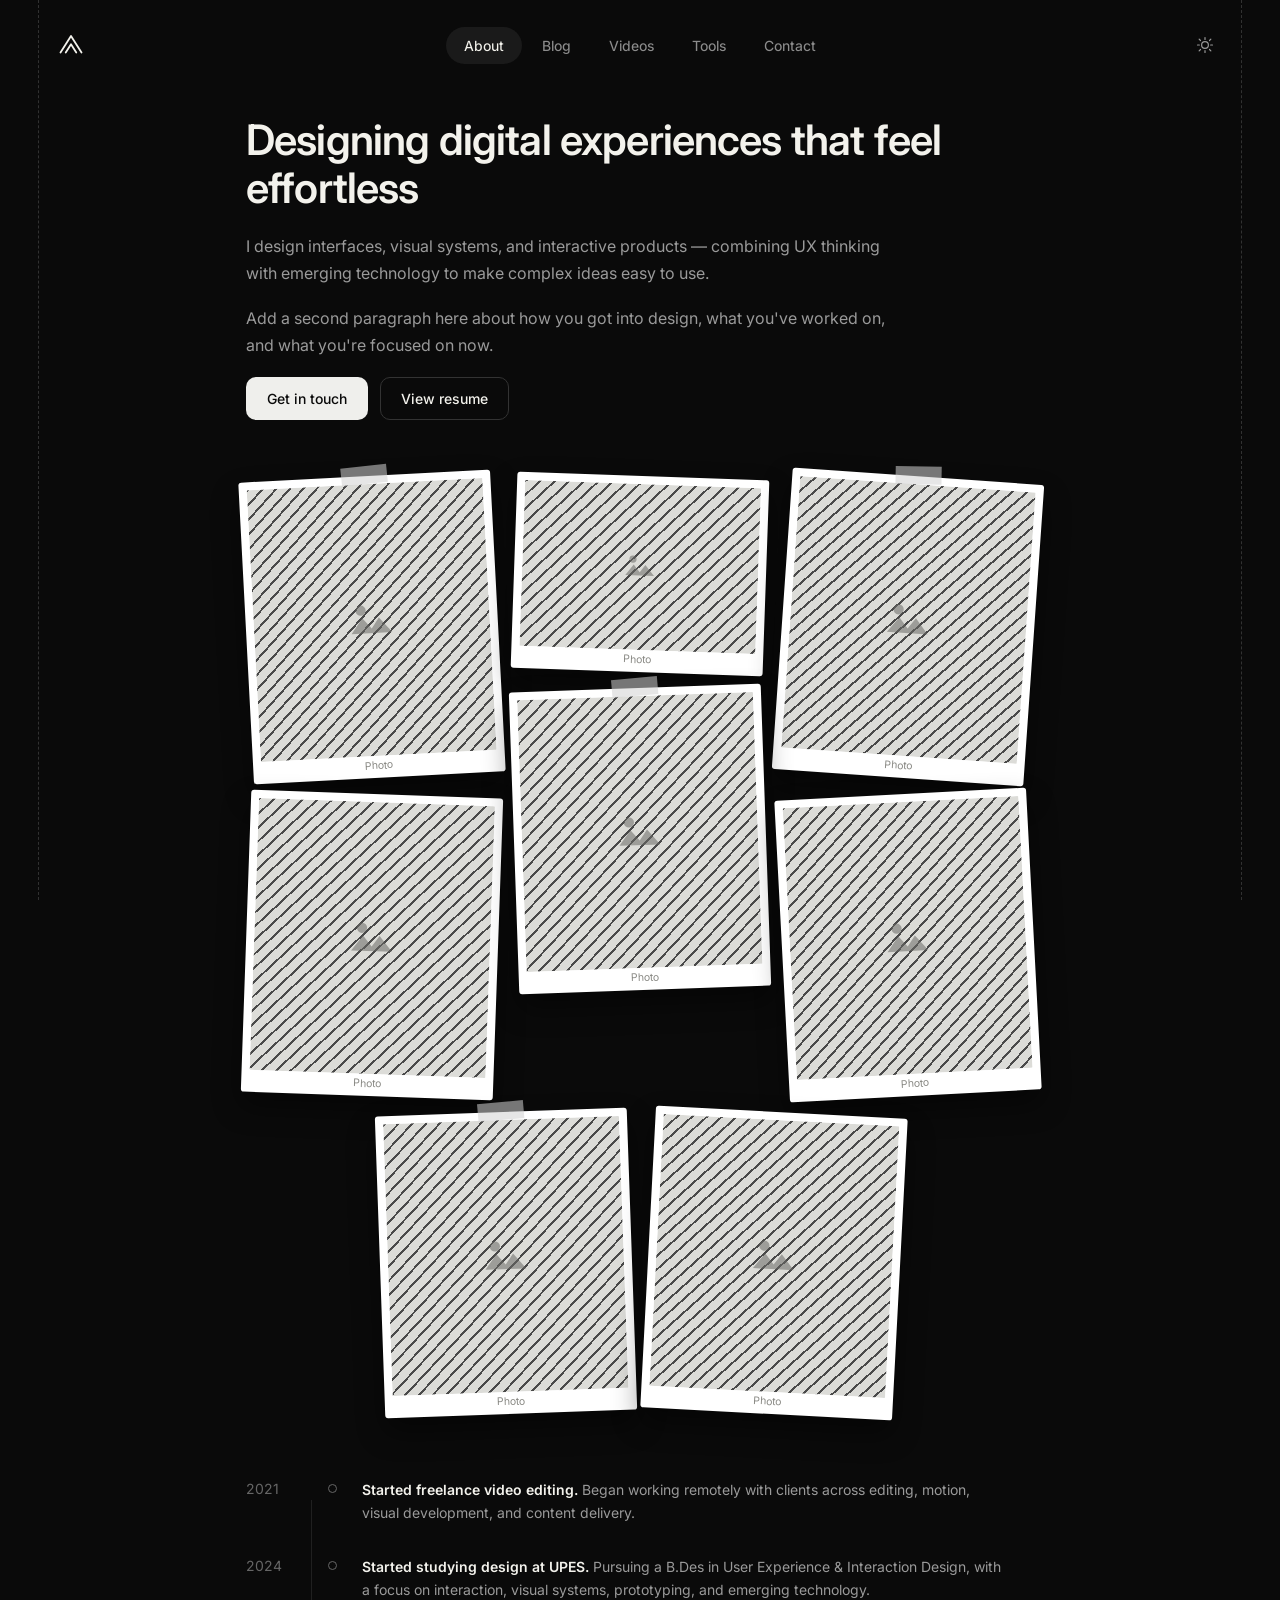
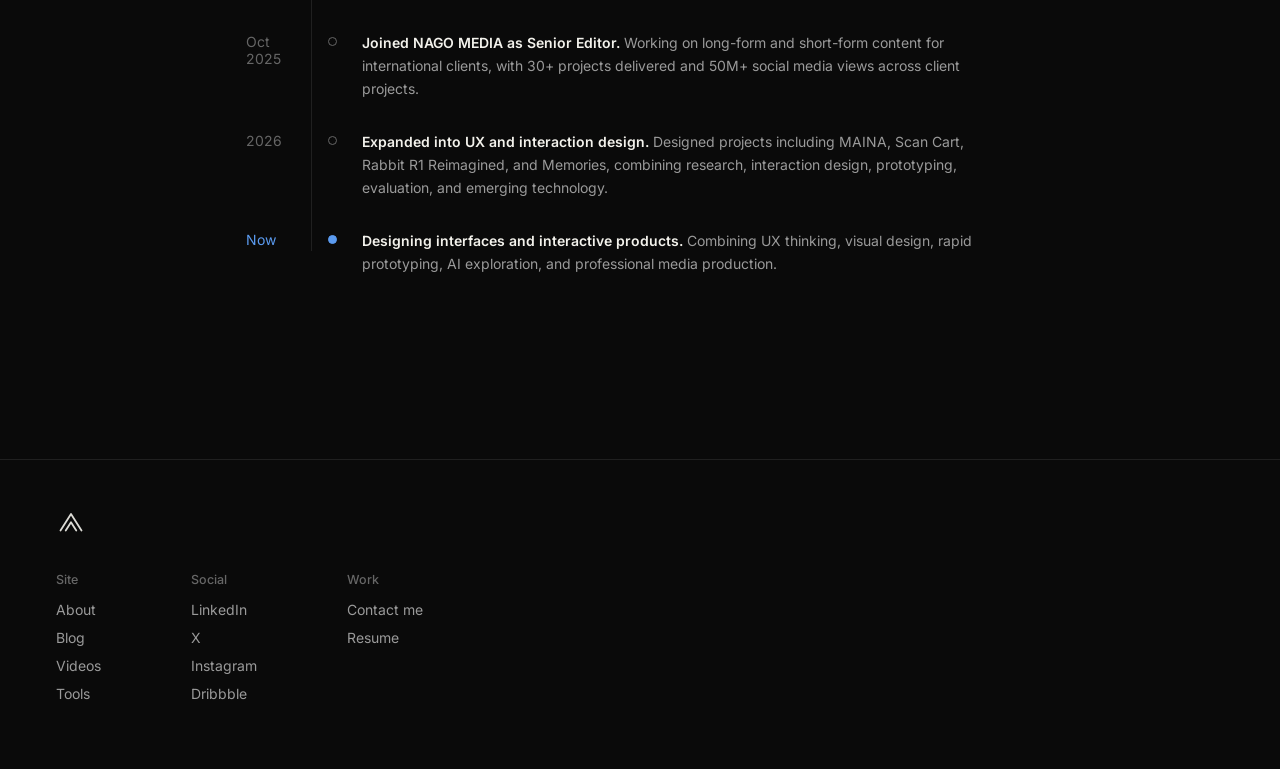
<file: index.html>
<!doctype html>
<html lang="en">
<head>
<meta charset="UTF-8">
<meta name="viewport" content="width=device-width,initial-scale=1">
<title>About | Arnav Kala</title>
<meta name="description" content="Interaction designer building digital experiences.">
<link rel="icon" href="favicon.svg" type="image/svg+xml">
<link rel="preconnect" href="https://fonts.googleapis.com">
<link rel="preconnect" href="https://fonts.gstatic.com" crossorigin>
<link href="https://fonts.googleapis.com/css2?family=Inter:wght@400;450;500;600;700&display=swap" rel="stylesheet">
<link rel="stylesheet" href="styles.css">
<script>
  document.documentElement.setAttribute('data-theme', localStorage.getItem('theme') || 'dark');
</script>
</head>
<body data-page="about">
<div class="frame-line left"></div>
<div class="frame-line right"></div>
<header class="site-header">
  <a href="index.html" class="brand" aria-label="Arnav Kala — home">
    <svg viewBox="0 0 40 40" fill="none" xmlns="http://www.w3.org/2000/svg">
      <path d="M6 30 L20 8 L34 30 M13 30 L20 19 L27 30" stroke="currentColor" stroke-width="2.4" stroke-linecap="round" stroke-linejoin="round" style="color:var(--text-primary)"/>
    </svg>
  </a>
  <nav class="main-nav" id="main-nav">
    <a href="index.html" data-nav="about">About</a>
    <a href="blog.html" data-nav="blog">Blog</a>
    <a href="videos.html" data-nav="videos">Videos</a>
    <a href="tools.html" data-nav="tools">Tools</a>
    <a href="contact.html" data-nav="contact">Contact</a>
  </nav>
  <div class="header-actions">
    <button class="nav-toggle" id="nav-toggle" aria-label="Toggle menu">
      <svg viewBox="0 0 24 24" fill="none" xmlns="http://www.w3.org/2000/svg" width="20" height="20"><path d="M3 6h18M3 12h18M3 18h18" stroke="currentColor" stroke-width="1.8" stroke-linecap="round"/></svg>
    </button>
    <button class="theme-toggle" id="theme-toggle" aria-label="Toggle theme">
      <svg viewBox="0 0 24 24" fill="none" xmlns="http://www.w3.org/2000/svg"><circle cx="12" cy="12" r="4.5" stroke="currentColor" stroke-width="1.6"/><path d="M12 2v2.5M12 19.5V22M4.2 4.2l1.8 1.8M18 18l1.8 1.8M2 12h2.5M19.5 12H22M4.2 19.8L6 18M18 6l1.8-1.8" stroke="currentColor" stroke-width="1.6" stroke-linecap="round"/></svg>
    </button>
  </div>
</header>
<main>
  <div class="container">
    <h1 class="page-title">Designing digital experiences that feel effortless</h1>
    <p class="lede">I design interfaces, visual systems, and interactive products — combining UX thinking with emerging technology to make complex ideas easy to use.</p>
    <p class="lede"><!-- Replace with your own story --> Add a second paragraph here about how you got into design, what you've worked on, and what you're focused on now.</p>
    <div class="actions">
      <a class="btn btn-primary" href="contact.html">Get in touch</a>
      <a class="btn btn-secondary" href="resume.html">View resume</a>
    </div>

    <div class="collage">
      <div class="frame f1 tape"><div class="ph"><svg viewBox="0 0 24 24" fill="none"><path d="M4 17l4.5-6 3.5 4.2L15 11l5 6H4z" fill="currentColor"/><circle cx="8" cy="8" r="2" fill="currentColor"/></svg></div><div class="cap">Photo</div></div>
      <div class="frame f2"><div class="ph"><svg viewBox="0 0 24 24" fill="none"><path d="M4 17l4.5-6 3.5 4.2L15 11l5 6H4z" fill="currentColor"/><circle cx="8" cy="8" r="2" fill="currentColor"/></svg></div><div class="cap">Photo</div></div>
      <div class="frame f3 tape"><div class="ph"><svg viewBox="0 0 24 24" fill="none"><path d="M4 17l4.5-6 3.5 4.2L15 11l5 6H4z" fill="currentColor"/><circle cx="8" cy="8" r="2" fill="currentColor"/></svg></div><div class="cap">Photo</div></div>
      <div class="frame f4"><div class="ph"><svg viewBox="0 0 24 24" fill="none"><path d="M4 17l4.5-6 3.5 4.2L15 11l5 6H4z" fill="currentColor"/><circle cx="8" cy="8" r="2" fill="currentColor"/></svg></div><div class="cap">Photo</div></div>
      <div class="frame f5 tape"><div class="ph"><svg viewBox="0 0 24 24" fill="none"><path d="M4 17l4.5-6 3.5 4.2L15 11l5 6H4z" fill="currentColor"/><circle cx="8" cy="8" r="2" fill="currentColor"/></svg></div><div class="cap">Photo</div></div>
      <div class="frame f6"><div class="ph"><svg viewBox="0 0 24 24" fill="none"><path d="M4 17l4.5-6 3.5 4.2L15 11l5 6H4z" fill="currentColor"/><circle cx="8" cy="8" r="2" fill="currentColor"/></svg></div><div class="cap">Photo</div></div>
      <div class="frame f7 tape"><div class="ph"><svg viewBox="0 0 24 24" fill="none"><path d="M4 17l4.5-6 3.5 4.2L15 11l5 6H4z" fill="currentColor"/><circle cx="8" cy="8" r="2" fill="currentColor"/></svg></div><div class="cap">Photo</div></div>
      <div class="frame f8"><div class="ph"><svg viewBox="0 0 24 24" fill="none"><path d="M4 17l4.5-6 3.5 4.2L15 11l5 6H4z" fill="currentColor"/><circle cx="8" cy="8" r="2" fill="currentColor"/></svg></div><div class="cap">Photo</div></div>
    </div>

    <div class="timeline">
      <div class="t-row"><div class="t-year">2021</div><div class="t-dot-col"><div class="t-dot"></div></div><div class="t-body"><strong>Started freelance video editing.</strong> Began working remotely with clients across editing, motion, visual development, and content delivery.</div></div>
      <div class="t-row"><div class="t-year">2024</div><div class="t-dot-col"><div class="t-dot"></div></div><div class="t-body"><strong>Started studying design at UPES.</strong> Pursuing a B.Des in User Experience &amp; Interaction Design, with a focus on interaction, visual systems, prototyping, and emerging technology.</div></div>
      <div class="t-row"><div class="t-year">Oct 2025</div><div class="t-dot-col"><div class="t-dot"></div></div><div class="t-body"><strong>Joined NAGO MEDIA as Senior Editor.</strong> Working on long-form and short-form content for international clients, with 30+ projects delivered and 50M+ social media views across client projects.</div></div>
      <div class="t-row"><div class="t-year">2026</div><div class="t-dot-col"><div class="t-dot"></div></div><div class="t-body"><strong>Expanded into UX and interaction design.</strong> Designed projects including MAINA, Scan Cart, Rabbit R1 Reimagined, and Memories, combining research, interaction design, prototyping, evaluation, and emerging technology.</div></div>
      <div class="t-row now"><div class="t-year">Now</div><div class="t-dot-col"><div class="t-dot"></div></div><div class="t-body"><strong>Designing interfaces and interactive products.</strong> Combining UX thinking, visual design, rapid prototyping, AI exploration, and professional media production.</div></div>
    </div>
  </div>
</main>
<footer class="site-footer">
  <div class="brand" aria-hidden="true"><svg viewBox="0 0 40 40" width="26" height="26" fill="none" xmlns="http://www.w3.org/2000/svg"><path d="M6 30 L20 8 L34 30 M13 30 L20 19 L27 30" stroke="currentColor" stroke-width="2.4" stroke-linecap="round" stroke-linejoin="round" style="color:var(--text-primary)"/></svg></div>
  <div class="footer-cols">
    <div class="footer-col"><h4>Site</h4><a href="index.html">About</a><a href="blog.html">Blog</a><a href="videos.html">Videos</a><a href="tools.html">Tools</a></div>
    <div class="footer-col"><h4>Social</h4><a href="https://linkedin.com/in/arnavify">LinkedIn</a><a href="#" data-placeholder="x">X</a><a href="https://instagram.com/arnavify">Instagram</a><a href="#" data-placeholder="dribbble">Dribbble</a></div>
    <div class="footer-col"><h4>Work</h4><a href="contact.html">Contact me</a><a href="resume.html">Resume</a></div>
  </div>
</footer>
<script src="script.js"></script>
<script>
  document.querySelectorAll('.main-nav a[data-nav]').forEach(function (a) {
    if (a.getAttribute('data-nav') === document.body.getAttribute('data-page')) a.classList.add('active');
  });
</script>
</body>
</html>
</file>
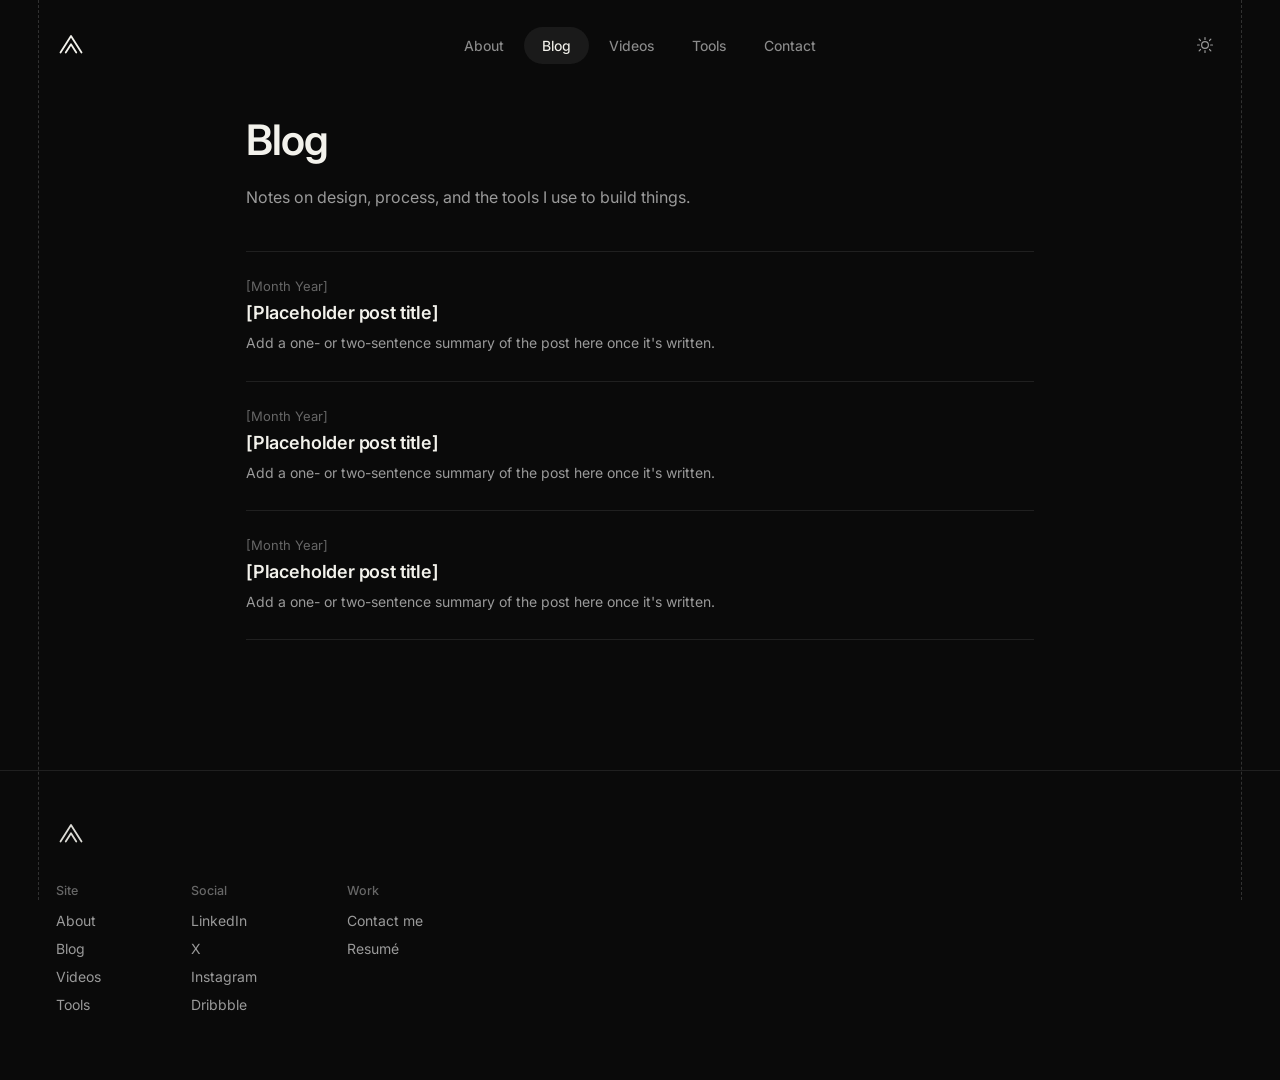
<file: blog.html>
<!doctype html>
<html lang="en">
<head>
<meta charset="UTF-8">
<meta name="viewport" content="width=device-width,initial-scale=1">
<title>Blog | Arnav Kala</title>
<meta name="description" content="Notes on design, process, and tools.">
<link rel="icon" href="favicon.svg" type="image/svg+xml">
<link rel="preconnect" href="https://fonts.googleapis.com">
<link rel="preconnect" href="https://fonts.gstatic.com" crossorigin>
<link href="https://fonts.googleapis.com/css2?family=Inter:wght@400;450;500;600;700&display=swap" rel="stylesheet">
<link rel="stylesheet" href="styles.css">
<script>
  // set theme before paint to avoid flash
  document.documentElement.setAttribute('data-theme', localStorage.getItem('theme') || 'dark');
</script>
</head>
<body data-page="blog">
<div class="frame-line left"></div>
<div class="frame-line right"></div>
<header class="site-header">
  <a href="index.html" class="brand" aria-label="Arnav Kala — home">
    <svg viewBox="0 0 40 40" fill="none" xmlns="http://www.w3.org/2000/svg">
      <path d="M6 30 L20 8 L34 30 M13 30 L20 19 L27 30" stroke="currentColor" stroke-width="2.4" stroke-linecap="round" stroke-linejoin="round" style="color:var(--text-primary)"/>
    </svg>
  </a>
  <nav class="main-nav" id="main-nav">
    <a href="index.html" data-nav="about">About</a>
    <a href="blog.html" data-nav="blog">Blog</a>
    <a href="videos.html" data-nav="videos">Videos</a>
    <a href="tools.html" data-nav="tools">Tools</a>
    <a href="contact.html" data-nav="contact">Contact</a>
  </nav>
  <div class="header-actions">
    <button class="nav-toggle" id="nav-toggle" aria-label="Toggle menu">
      <svg viewBox="0 0 24 24" fill="none" xmlns="http://www.w3.org/2000/svg" width="20" height="20"><path d="M3 6h18M3 12h18M3 18h18" stroke="currentColor" stroke-width="1.8" stroke-linecap="round"/></svg>
    </button>
    <button class="theme-toggle" id="theme-toggle" aria-label="Toggle theme">
      <svg viewBox="0 0 24 24" fill="none" xmlns="http://www.w3.org/2000/svg"><circle cx="12" cy="12" r="4.5" stroke="currentColor" stroke-width="1.6"/><path d="M12 2v2.5M12 19.5V22M4.2 4.2l1.8 1.8M18 18l1.8 1.8M2 12h2.5M19.5 12H22M4.2 19.8L6 18M18 6l1.8-1.8" stroke="currentColor" stroke-width="1.6" stroke-linecap="round"/></svg>
    </button>
  </div>
</header>
<main>
  <div class="container">
    <h1 class="page-title">Blog</h1>
    <p class="lede">Notes on design, process, and the tools I use to build things.</p>

    <div class="post-list">
      <a class="post-row" href="#" data-placeholder="post-1">
        <div class="post-date">[Month Year]</div>
        <div class="post-title">[Placeholder post title]</div>
        <p class="post-excerpt">Add a one- or two-sentence summary of the post here once it's written.</p>
      </a>
      <a class="post-row" href="#" data-placeholder="post-2">
        <div class="post-date">[Month Year]</div>
        <div class="post-title">[Placeholder post title]</div>
        <p class="post-excerpt">Add a one- or two-sentence summary of the post here once it's written.</p>
      </a>
      <a class="post-row" href="#" data-placeholder="post-3">
        <div class="post-date">[Month Year]</div>
        <div class="post-title">[Placeholder post title]</div>
        <p class="post-excerpt">Add a one- or two-sentence summary of the post here once it's written.</p>
      </a>
    </div>
  </div>
</main>
<footer class="site-footer">
  <div class="brand" aria-hidden="true">
    <svg viewBox="0 0 40 40" width="26" height="26" fill="none" xmlns="http://www.w3.org/2000/svg">
      <path d="M6 30 L20 8 L34 30 M13 30 L20 19 L27 30" stroke="currentColor" stroke-width="2.4" stroke-linecap="round" stroke-linejoin="round" style="color:var(--text-primary)"/>
    </svg>
  </div>
  <div class="footer-cols">
    <div class="footer-col">
      <h4>Site</h4>
      <a href="index.html">About</a>
      <a href="blog.html">Blog</a>
      <a href="videos.html">Videos</a>
      <a href="tools.html">Tools</a>
    </div>
    <div class="footer-col">
      <h4>Social</h4>
      <a href="#" data-placeholder="linkedin">LinkedIn</a>
      <a href="#" data-placeholder="x">X</a>
      <a href="#" data-placeholder="instagram">Instagram</a>
      <a href="#" data-placeholder="dribbble">Dribbble</a>
    </div>
    <div class="footer-col">
      <h4>Work</h4>
      <a href="contact.html">Contact me</a>
      <a href="#" data-placeholder="resume">Resumé</a>
    </div>
  </div>
</footer>
<script src="script.js"></script>
<script>
  document.querySelectorAll('.main-nav a[data-nav]').forEach(function (a) {
    if (a.getAttribute('data-nav') === document.body.getAttribute('data-page')) {
      a.classList.add('active');
    }
  });
</script>

</body>
</html>
</file>
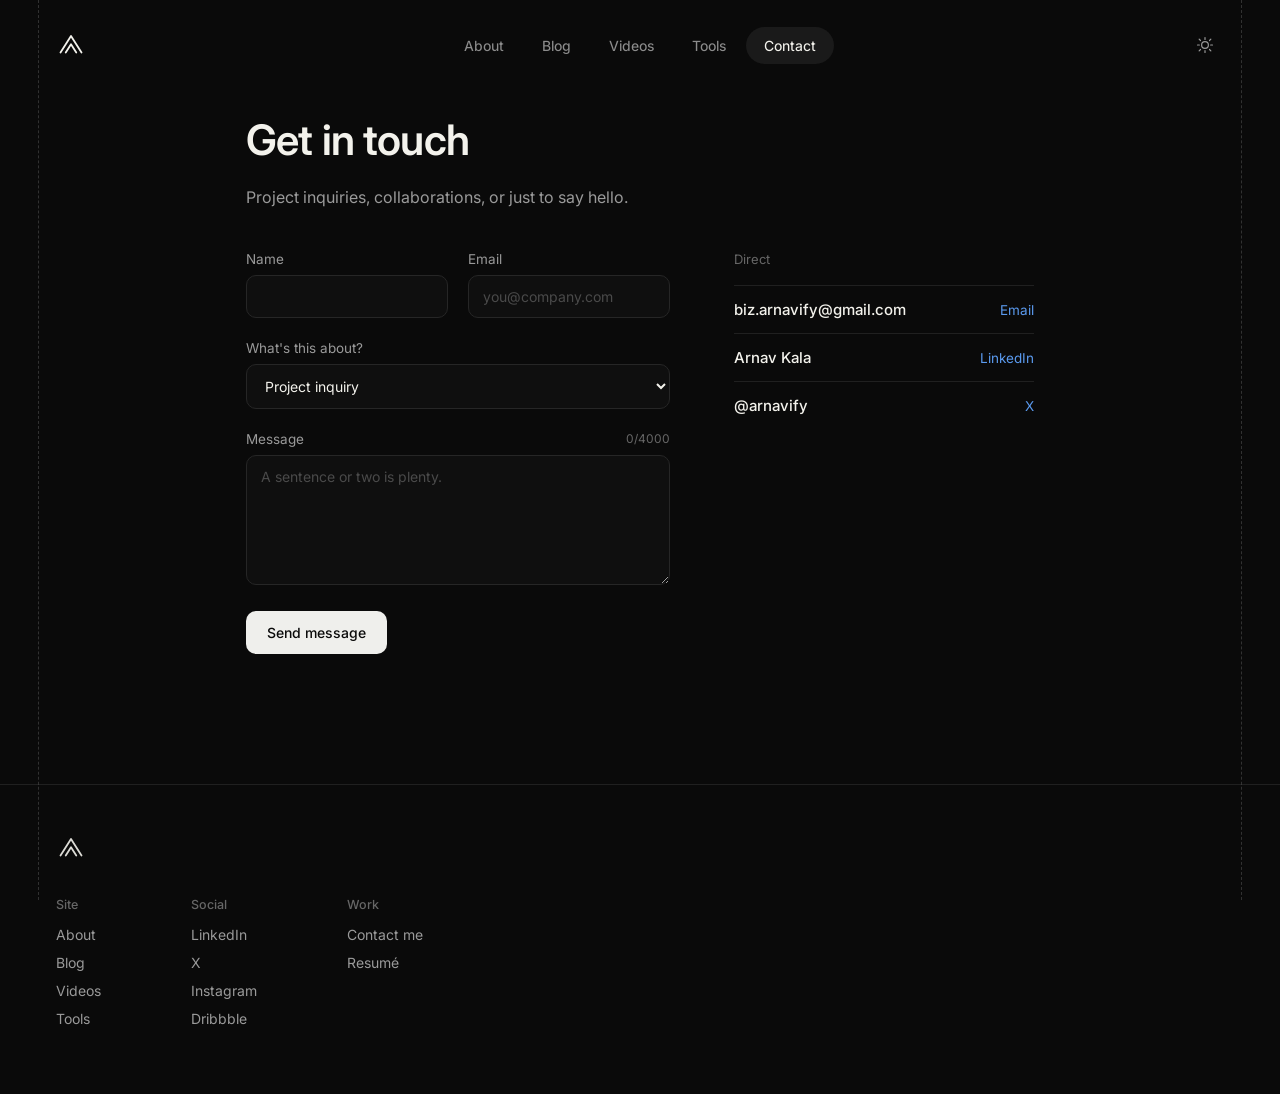
<file: contact.html>
<!doctype html>
<html lang="en">
<head>
<meta charset="UTF-8">
<meta name="viewport" content="width=device-width,initial-scale=1">
<title>Contact | Arnav Kala</title>
<meta name="description" content="Get in touch about projects and collaborations.">
<link rel="icon" href="favicon.svg" type="image/svg+xml">
<link rel="preconnect" href="https://fonts.googleapis.com">
<link rel="preconnect" href="https://fonts.gstatic.com" crossorigin>
<link href="https://fonts.googleapis.com/css2?family=Inter:wght@400;450;500;600;700&display=swap" rel="stylesheet">
<link rel="stylesheet" href="styles.css">
<script>
  // set theme before paint to avoid flash
  document.documentElement.setAttribute('data-theme', localStorage.getItem('theme') || 'dark');
</script>
</head>
<body data-page="contact">
<div class="frame-line left"></div>
<div class="frame-line right"></div>
<header class="site-header">
  <a href="index.html" class="brand" aria-label="Arnav Kala — home">
    <svg viewBox="0 0 40 40" fill="none" xmlns="http://www.w3.org/2000/svg">
      <path d="M6 30 L20 8 L34 30 M13 30 L20 19 L27 30" stroke="currentColor" stroke-width="2.4" stroke-linecap="round" stroke-linejoin="round" style="color:var(--text-primary)"/>
    </svg>
  </a>
  <nav class="main-nav" id="main-nav">
    <a href="index.html" data-nav="about">About</a>
    <a href="blog.html" data-nav="blog">Blog</a>
    <a href="videos.html" data-nav="videos">Videos</a>
    <a href="tools.html" data-nav="tools">Tools</a>
    <a href="contact.html" data-nav="contact">Contact</a>
  </nav>
  <div class="header-actions">
    <button class="nav-toggle" id="nav-toggle" aria-label="Toggle menu">
      <svg viewBox="0 0 24 24" fill="none" xmlns="http://www.w3.org/2000/svg" width="20" height="20"><path d="M3 6h18M3 12h18M3 18h18" stroke="currentColor" stroke-width="1.8" stroke-linecap="round"/></svg>
    </button>
    <button class="theme-toggle" id="theme-toggle" aria-label="Toggle theme">
      <svg viewBox="0 0 24 24" fill="none" xmlns="http://www.w3.org/2000/svg"><circle cx="12" cy="12" r="4.5" stroke="currentColor" stroke-width="1.6"/><path d="M12 2v2.5M12 19.5V22M4.2 4.2l1.8 1.8M18 18l1.8 1.8M2 12h2.5M19.5 12H22M4.2 19.8L6 18M18 6l1.8-1.8" stroke="currentColor" stroke-width="1.6" stroke-linecap="round"/></svg>
    </button>
  </div>
</header>
<main>
  <div class="container">
    <h1 class="page-title">Get in touch</h1>
    <p class="lede">Project inquiries, collaborations, or just to say hello.</p>

    <div class="contact-grid">
      <form id="contact-form">
        <div class="field-row">
          <div class="field">
            <label for="name">Name</label>
            <input id="name" name="name" type="text" required>
          </div>
          <div class="field">
            <label for="email">Email</label>
            <input id="email" name="email" type="email" placeholder="you@company.com" required>
          </div>
        </div>
        <div class="field">
          <label for="subject">What's this about?</label>
          <select id="subject" name="subject">
            <option>Project inquiry</option>
            <option>Job opportunity</option>
            <option>Collaboration</option>
            <option>Just saying hi</option>
          </select>
        </div>
        <div class="field">
          <label for="message">Message <span class="char-count" id="char-count">0/4000</span></label>
          <textarea id="message" name="message" maxlength="4000" placeholder="A sentence or two is plenty."></textarea>
        </div>
        <button type="submit" class="btn btn-primary">Send message</button>
      </form>

      <div>
        <div class="direct-label">Direct</div>
        <div class="direct-item">
          <span class="direct-name">biz.arnavify@gmail.com</span>
          <a class="direct-action" href="mailto:biz.arnavify@gmail.com">Email</a>
        </div>
        <div class="direct-item">
          <span class="direct-name">Arnav Kala</span>
          <a class="direct-action" href="#" data-placeholder="linkedin">LinkedIn</a>
        </div>
        <div class="direct-item">
          <span class="direct-name">@arnavify</span>
          <a class="direct-action" href="#" data-placeholder="x">X</a>
        </div>
      </div>
    </div>
  </div>
</main>
<footer class="site-footer">
  <div class="brand" aria-hidden="true">
    <svg viewBox="0 0 40 40" width="26" height="26" fill="none" xmlns="http://www.w3.org/2000/svg">
      <path d="M6 30 L20 8 L34 30 M13 30 L20 19 L27 30" stroke="currentColor" stroke-width="2.4" stroke-linecap="round" stroke-linejoin="round" style="color:var(--text-primary)"/>
    </svg>
  </div>
  <div class="footer-cols">
    <div class="footer-col">
      <h4>Site</h4>
      <a href="index.html">About</a>
      <a href="blog.html">Blog</a>
      <a href="videos.html">Videos</a>
      <a href="tools.html">Tools</a>
    </div>
    <div class="footer-col">
      <h4>Social</h4>
      <a href="#" data-placeholder="linkedin">LinkedIn</a>
      <a href="#" data-placeholder="x">X</a>
      <a href="#" data-placeholder="instagram">Instagram</a>
      <a href="#" data-placeholder="dribbble">Dribbble</a>
    </div>
    <div class="footer-col">
      <h4>Work</h4>
      <a href="contact.html">Contact me</a>
      <a href="#" data-placeholder="resume">Resumé</a>
    </div>
  </div>
</footer>
<script src="script.js"></script>
<script>
  document.querySelectorAll('.main-nav a[data-nav]').forEach(function (a) {
    if (a.getAttribute('data-nav') === document.body.getAttribute('data-page')) {
      a.classList.add('active');
    }
  });
</script>

</body>
</html>
</file>
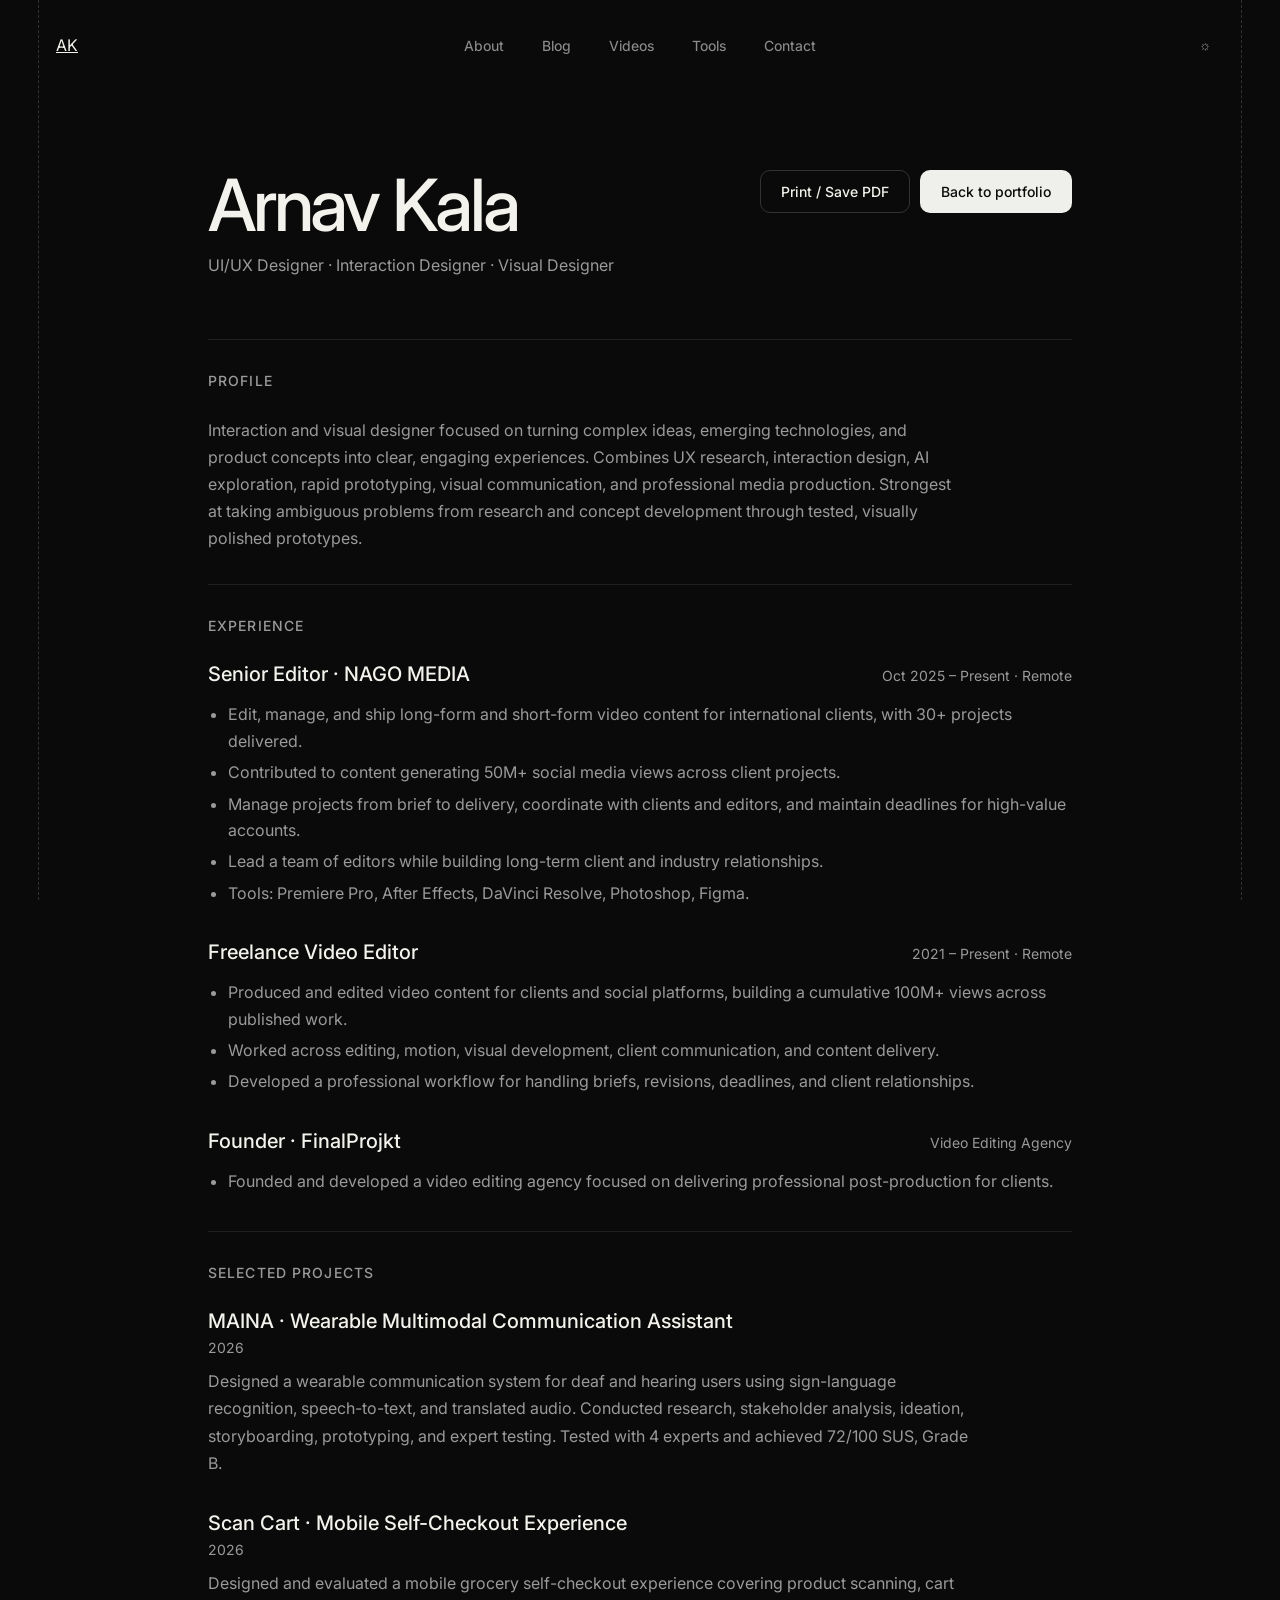
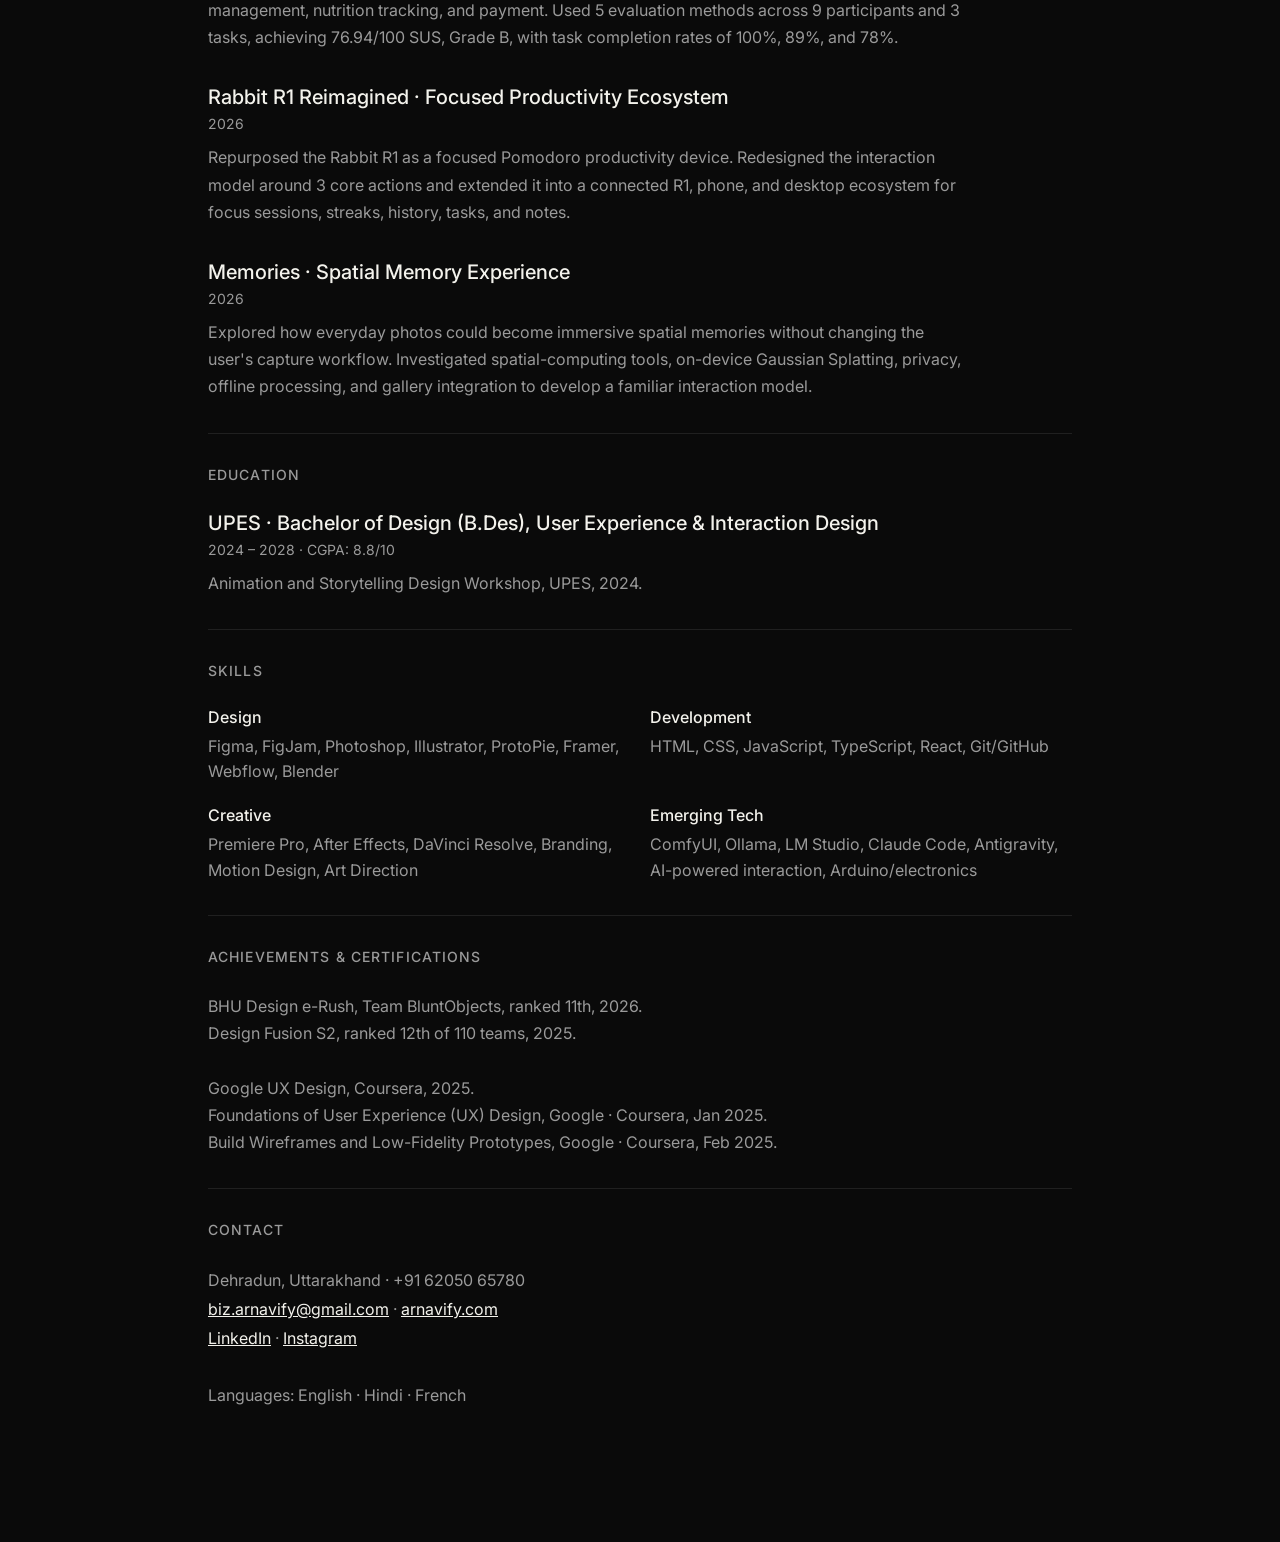
<file: resume.html>
<!doctype html>
<html lang="en">
<head>
<meta charset="UTF-8">
<meta name="viewport" content="width=device-width,initial-scale=1">
<title>Resume | Arnav Kala</title>
<meta name="description" content="Resume of Arnav Kala, UI/UX Designer, Interaction Designer and Visual Designer.">
<link rel="icon" href="favicon.svg" type="image/svg+xml">
<link rel="preconnect" href="https://fonts.googleapis.com">
<link rel="preconnect" href="https://fonts.gstatic.com" crossorigin>
<link href="https://fonts.googleapis.com/css2?family=Inter:wght@400;500&display=swap" rel="stylesheet">
<link rel="stylesheet" href="styles.css">
<script>document.documentElement.setAttribute('data-theme', localStorage.getItem('theme') || 'dark');</script>
<style>
.resume-page{max-width:920px;margin:0 auto;padding:80px 28px 100px}
.resume-head{display:flex;justify-content:space-between;gap:32px;align-items:flex-start;margin-bottom:64px}
.resume-head h1{font-size:clamp(42px,7vw,72px);line-height:.98;margin:0 0 14px;font-weight:500;letter-spacing:-.045em}
.resume-role{margin:0;color:var(--text-secondary);font-size:16px}
.resume-actions{display:flex;gap:10px;flex-wrap:wrap}
.resume-section{padding:32px 0;border-top:1px solid var(--border)}
.resume-section h2{font-size:14px;text-transform:uppercase;letter-spacing:.08em;font-weight:500;color:var(--text-secondary);margin:0 0 28px}
.resume-entry{margin-bottom:34px}
.resume-entry:last-child{margin-bottom:0}
.resume-entry-top{display:flex;justify-content:space-between;gap:24px;align-items:baseline}
.resume-entry h3{font-size:20px;line-height:1.25;font-weight:500;margin:0}
.resume-meta{font-size:14px;color:var(--text-secondary);margin:5px 0 12px}
.resume-entry ul{margin:0;padding-left:20px;color:var(--text-secondary);line-height:1.65}
.resume-entry li{margin:5px 0}
.resume-copy{color:var(--text-secondary);line-height:1.7;margin:0;max-width:760px}
.resume-skills{display:grid;grid-template-columns:repeat(2,minmax(0,1fr));gap:20px}
.resume-skill strong{display:block;font-weight:500;margin-bottom:7px}
.resume-skill span{color:var(--text-secondary);line-height:1.6}
.resume-contact{color:var(--text-secondary);line-height:1.8}
.resume-contact a{color:var(--text-primary)}
@media(max-width:700px){.resume-page{padding-top:48px}.resume-head{display:block;margin-bottom:44px}.resume-actions{margin-top:24px}.resume-entry-top{display:block}.resume-skills{grid-template-columns:1fr}}
@media print{.site-header,.site-footer,.frame-line,.resume-actions{display:none!important}.resume-page{padding:0;max-width:none}.resume-section{break-inside:avoid}body{background:#fff!important;color:#111!important}.resume-page *{color:#111!important}.resume-section{border-color:#ddd}}
</style>
</head>
<body data-page="resume">
<div class="frame-line left"></div><div class="frame-line right"></div>
<header class="site-header">
  <a href="index.html" class="brand" aria-label="Arnav Kala, home">AK</a>
  <nav class="main-nav">
    <a href="index.html">About</a><a href="blog.html">Blog</a><a href="videos.html">Videos</a><a href="tools.html">Tools</a><a href="contact.html">Contact</a>
  </nav>
  <div class="header-actions"><button class="theme-toggle" id="theme-toggle" aria-label="Toggle theme">☼</button></div>
</header>
<main class="resume-page">
  <div class="resume-head">
    <div><h1>Arnav Kala</h1><p class="resume-role">UI/UX Designer · Interaction Designer · Visual Designer</p></div>
    <div class="resume-actions"><button class="btn btn-secondary" onclick="window.print()">Print / Save PDF</button><a class="btn btn-primary" href="index.html">Back to portfolio</a></div>
  </div>

  <section class="resume-section"><h2>Profile</h2><p class="resume-copy">Interaction and visual designer focused on turning complex ideas, emerging technologies, and product concepts into clear, engaging experiences. Combines UX research, interaction design, AI exploration, rapid prototyping, visual communication, and professional media production. Strongest at taking ambiguous problems from research and concept development through tested, visually polished prototypes.</p></section>

  <section class="resume-section"><h2>Experience</h2>
    <article class="resume-entry"><div class="resume-entry-top"><h3>Senior Editor · NAGO MEDIA</h3><span class="resume-meta">Oct 2025 – Present · Remote</span></div><ul><li>Edit, manage, and ship long-form and short-form video content for international clients, with 30+ projects delivered.</li><li>Contributed to content generating 50M+ social media views across client projects.</li><li>Manage projects from brief to delivery, coordinate with clients and editors, and maintain deadlines for high-value accounts.</li><li>Lead a team of editors while building long-term client and industry relationships.</li><li>Tools: Premiere Pro, After Effects, DaVinci Resolve, Photoshop, Figma.</li></ul></article>
    <article class="resume-entry"><div class="resume-entry-top"><h3>Freelance Video Editor</h3><span class="resume-meta">2021 – Present · Remote</span></div><ul><li>Produced and edited video content for clients and social platforms, building a cumulative 100M+ views across published work.</li><li>Worked across editing, motion, visual development, client communication, and content delivery.</li><li>Developed a professional workflow for handling briefs, revisions, deadlines, and client relationships.</li></ul></article>
    <article class="resume-entry"><div class="resume-entry-top"><h3>Founder · FinalProjkt</h3><span class="resume-meta">Video Editing Agency</span></div><ul><li>Founded and developed a video editing agency focused on delivering professional post-production for clients.</li></ul></article>
  </section>

  <section class="resume-section"><h2>Selected Projects</h2>
    <article class="resume-entry"><h3>MAINA · Wearable Multimodal Communication Assistant</h3><p class="resume-meta">2026</p><p class="resume-copy">Designed a wearable communication system for deaf and hearing users using sign-language recognition, speech-to-text, and translated audio. Conducted research, stakeholder analysis, ideation, storyboarding, prototyping, and expert testing. Tested with 4 experts and achieved 72/100 SUS, Grade B.</p></article>
    <article class="resume-entry"><h3>Scan Cart · Mobile Self-Checkout Experience</h3><p class="resume-meta">2026</p><p class="resume-copy">Designed and evaluated a mobile grocery self-checkout experience covering product scanning, cart management, nutrition tracking, and payment. Used 5 evaluation methods across 9 participants and 3 tasks, achieving 76.94/100 SUS, Grade B, with task completion rates of 100%, 89%, and 78%.</p></article>
    <article class="resume-entry"><h3>Rabbit R1 Reimagined · Focused Productivity Ecosystem</h3><p class="resume-meta">2026</p><p class="resume-copy">Repurposed the Rabbit R1 as a focused Pomodoro productivity device. Redesigned the interaction model around 3 core actions and extended it into a connected R1, phone, and desktop ecosystem for focus sessions, streaks, history, tasks, and notes.</p></article>
    <article class="resume-entry"><h3>Memories · Spatial Memory Experience</h3><p class="resume-meta">2026</p><p class="resume-copy">Explored how everyday photos could become immersive spatial memories without changing the user's capture workflow. Investigated spatial-computing tools, on-device Gaussian Splatting, privacy, offline processing, and gallery integration to develop a familiar interaction model.</p></article>
  </section>

  <section class="resume-section"><h2>Education</h2><article class="resume-entry"><h3>UPES · Bachelor of Design (B.Des), User Experience &amp; Interaction Design</h3><p class="resume-meta">2024 – 2028 · CGPA: 8.8/10</p><p class="resume-copy">Animation and Storytelling Design Workshop, UPES, 2024.</p></article></section>

  <section class="resume-section"><h2>Skills</h2><div class="resume-skills"><div class="resume-skill"><strong>Design</strong><span>Figma, FigJam, Photoshop, Illustrator, ProtoPie, Framer, Webflow, Blender</span></div><div class="resume-skill"><strong>Development</strong><span>HTML, CSS, JavaScript, TypeScript, React, Git/GitHub</span></div><div class="resume-skill"><strong>Creative</strong><span>Premiere Pro, After Effects, DaVinci Resolve, Branding, Motion Design, Art Direction</span></div><div class="resume-skill"><strong>Emerging Tech</strong><span>ComfyUI, Ollama, LM Studio, Claude Code, Antigravity, AI-powered interaction, Arduino/electronics</span></div></div></section>

  <section class="resume-section"><h2>Achievements &amp; Certifications</h2><div class="resume-entry"><p class="resume-copy">BHU Design e-Rush, Team BluntObjects, ranked 11th, 2026.<br>Design Fusion S2, ranked 12th of 110 teams, 2025.<br><br>Google UX Design, Coursera, 2025.<br>Foundations of User Experience (UX) Design, Google · Coursera, Jan 2025.<br>Build Wireframes and Low-Fidelity Prototypes, Google · Coursera, Feb 2025.</p></div></section>

  <section class="resume-section"><h2>Contact</h2><div class="resume-contact">Dehradun, Uttarakhand · +91 62050 65780<br><a href="mailto:biz.arnavify@gmail.com">biz.arnavify@gmail.com</a> · <a href="https://arnavify.com">arnavify.com</a><br><a href="https://linkedin.com/in/arnavify">LinkedIn</a> · <a href="https://instagram.com/arnavify">Instagram</a><br><br>Languages: English · Hindi · French</div></section>
</main>
<script src="script.js"></script>
</body>
</html>
</file>
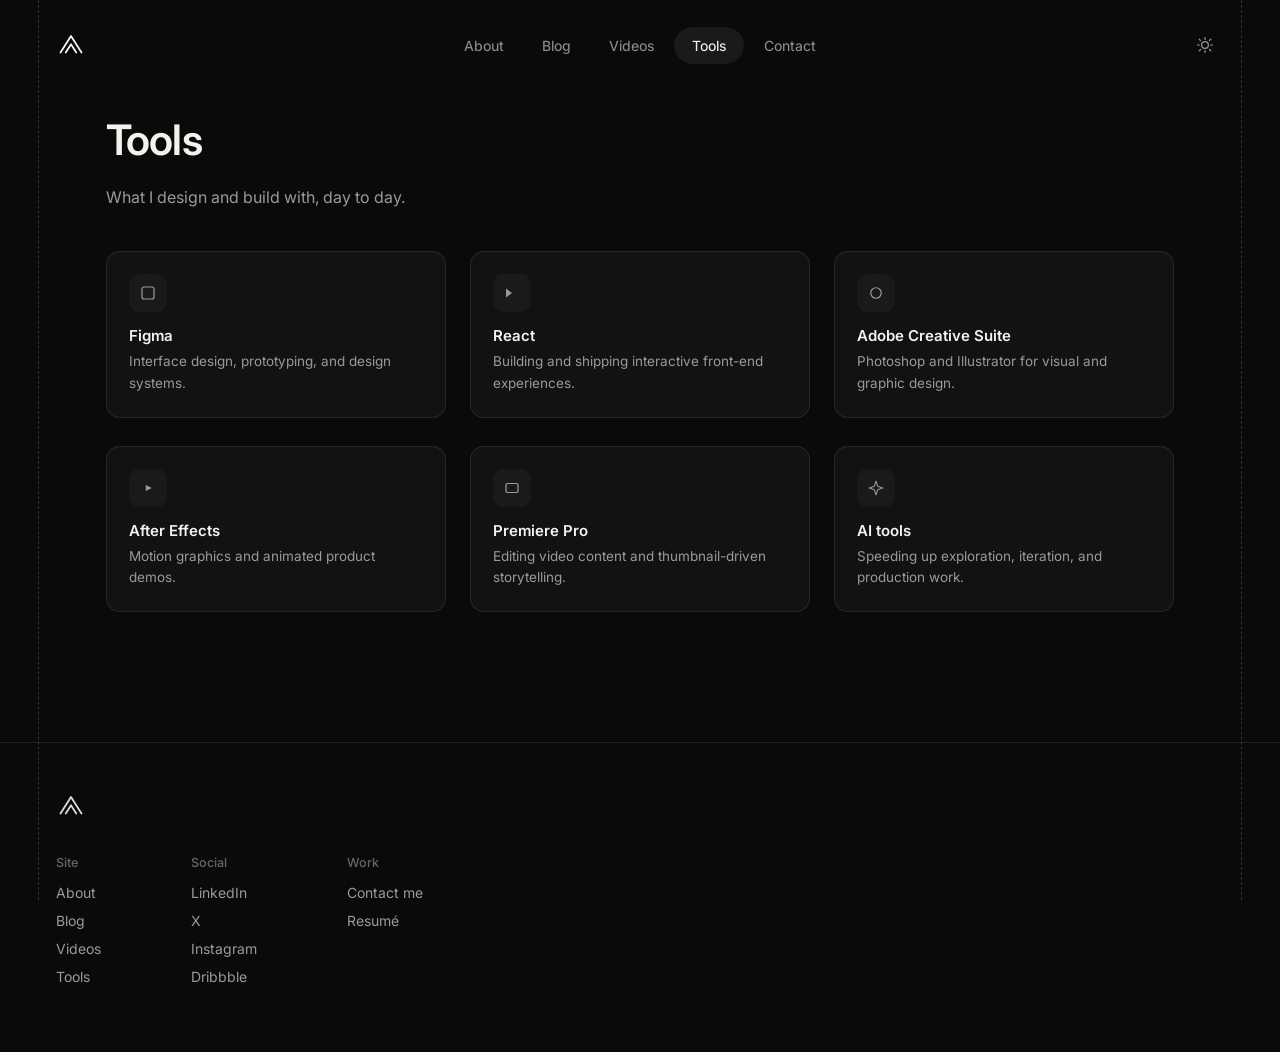
<file: tools.html>
<!doctype html>
<html lang="en">
<head>
<meta charset="UTF-8">
<meta name="viewport" content="width=device-width,initial-scale=1">
<title>Tools | Arnav Kala</title>
<meta name="description" content="Tools I design and build with.">
<link rel="icon" href="favicon.svg" type="image/svg+xml">
<link rel="preconnect" href="https://fonts.googleapis.com">
<link rel="preconnect" href="https://fonts.gstatic.com" crossorigin>
<link href="https://fonts.googleapis.com/css2?family=Inter:wght@400;450;500;600;700&display=swap" rel="stylesheet">
<link rel="stylesheet" href="styles.css">
<script>
  // set theme before paint to avoid flash
  document.documentElement.setAttribute('data-theme', localStorage.getItem('theme') || 'dark');
</script>
</head>
<body data-page="tools">
<div class="frame-line left"></div>
<div class="frame-line right"></div>
<header class="site-header">
  <a href="index.html" class="brand" aria-label="Arnav Kala — home">
    <svg viewBox="0 0 40 40" fill="none" xmlns="http://www.w3.org/2000/svg">
      <path d="M6 30 L20 8 L34 30 M13 30 L20 19 L27 30" stroke="currentColor" stroke-width="2.4" stroke-linecap="round" stroke-linejoin="round" style="color:var(--text-primary)"/>
    </svg>
  </a>
  <nav class="main-nav" id="main-nav">
    <a href="index.html" data-nav="about">About</a>
    <a href="blog.html" data-nav="blog">Blog</a>
    <a href="videos.html" data-nav="videos">Videos</a>
    <a href="tools.html" data-nav="tools">Tools</a>
    <a href="contact.html" data-nav="contact">Contact</a>
  </nav>
  <div class="header-actions">
    <button class="nav-toggle" id="nav-toggle" aria-label="Toggle menu">
      <svg viewBox="0 0 24 24" fill="none" xmlns="http://www.w3.org/2000/svg" width="20" height="20"><path d="M3 6h18M3 12h18M3 18h18" stroke="currentColor" stroke-width="1.8" stroke-linecap="round"/></svg>
    </button>
    <button class="theme-toggle" id="theme-toggle" aria-label="Toggle theme">
      <svg viewBox="0 0 24 24" fill="none" xmlns="http://www.w3.org/2000/svg"><circle cx="12" cy="12" r="4.5" stroke="currentColor" stroke-width="1.6"/><path d="M12 2v2.5M12 19.5V22M4.2 4.2l1.8 1.8M18 18l1.8 1.8M2 12h2.5M19.5 12H22M4.2 19.8L6 18M18 6l1.8-1.8" stroke="currentColor" stroke-width="1.6" stroke-linecap="round"/></svg>
    </button>
  </div>
</header>
<main>
  <div class="container-wide">
    <h1 class="page-title">Tools</h1>
    <p class="lede">What I design and build with, day to day.</p>

    <div class="card-grid" style="grid-template-columns:repeat(3,1fr)">
      <div class="tool-card">
        <div class="tool-icon"><svg viewBox="0 0 24 24" fill="none"><rect x="4" y="4" width="16" height="16" rx="3" stroke="currentColor" stroke-width="1.6"/></svg></div>
        <h3>Figma</h3>
        <p>Interface design, prototyping, and design systems.</p>
      </div>
      <div class="tool-card">
        <div class="tool-icon"><svg viewBox="0 0 24 24" fill="none"><path d="M4 18V6l8 6-8 6z" fill="currentColor"/></svg></div>
        <h3>React</h3>
        <p>Building and shipping interactive front-end experiences.</p>
      </div>
      <div class="tool-card">
        <div class="tool-icon"><svg viewBox="0 0 24 24" fill="none"><circle cx="12" cy="12" r="7" stroke="currentColor" stroke-width="1.6"/></svg></div>
        <h3>Adobe Creative Suite</h3>
        <p>Photoshop and Illustrator for visual and graphic design.</p>
      </div>
      <div class="tool-card">
        <div class="tool-icon"><svg viewBox="0 0 24 24" fill="none"><path d="M9 8l8 4-8 4V8z" fill="currentColor"/></svg></div>
        <h3>After Effects</h3>
        <p>Motion graphics and animated product demos.</p>
      </div>
      <div class="tool-card">
        <div class="tool-icon"><svg viewBox="0 0 24 24" fill="none"><rect x="4" y="6" width="16" height="12" rx="2" stroke="currentColor" stroke-width="1.6"/></svg></div>
        <h3>Premiere Pro</h3>
        <p>Editing video content and thumbnail-driven storytelling.</p>
      </div>
      <div class="tool-card">
        <div class="tool-icon"><svg viewBox="0 0 24 24" fill="none"><path d="M12 3l2.2 6.6L21 12l-6.8 2.4L12 21l-2.2-6.6L3 12l6.8-2.4L12 3z" stroke="currentColor" stroke-width="1.4" stroke-linejoin="round"/></svg></div>
        <h3>AI tools</h3>
        <p>Speeding up exploration, iteration, and production work.</p>
      </div>
    </div>
  </div>
</main>
<footer class="site-footer">
  <div class="brand" aria-hidden="true">
    <svg viewBox="0 0 40 40" width="26" height="26" fill="none" xmlns="http://www.w3.org/2000/svg">
      <path d="M6 30 L20 8 L34 30 M13 30 L20 19 L27 30" stroke="currentColor" stroke-width="2.4" stroke-linecap="round" stroke-linejoin="round" style="color:var(--text-primary)"/>
    </svg>
  </div>
  <div class="footer-cols">
    <div class="footer-col">
      <h4>Site</h4>
      <a href="index.html">About</a>
      <a href="blog.html">Blog</a>
      <a href="videos.html">Videos</a>
      <a href="tools.html">Tools</a>
    </div>
    <div class="footer-col">
      <h4>Social</h4>
      <a href="#" data-placeholder="linkedin">LinkedIn</a>
      <a href="#" data-placeholder="x">X</a>
      <a href="#" data-placeholder="instagram">Instagram</a>
      <a href="#" data-placeholder="dribbble">Dribbble</a>
    </div>
    <div class="footer-col">
      <h4>Work</h4>
      <a href="contact.html">Contact me</a>
      <a href="#" data-placeholder="resume">Resumé</a>
    </div>
  </div>
</footer>
<script src="script.js"></script>
<script>
  document.querySelectorAll('.main-nav a[data-nav]').forEach(function (a) {
    if (a.getAttribute('data-nav') === document.body.getAttribute('data-page')) {
      a.classList.add('active');
    }
  });
</script>

</body>
</html>
</file>
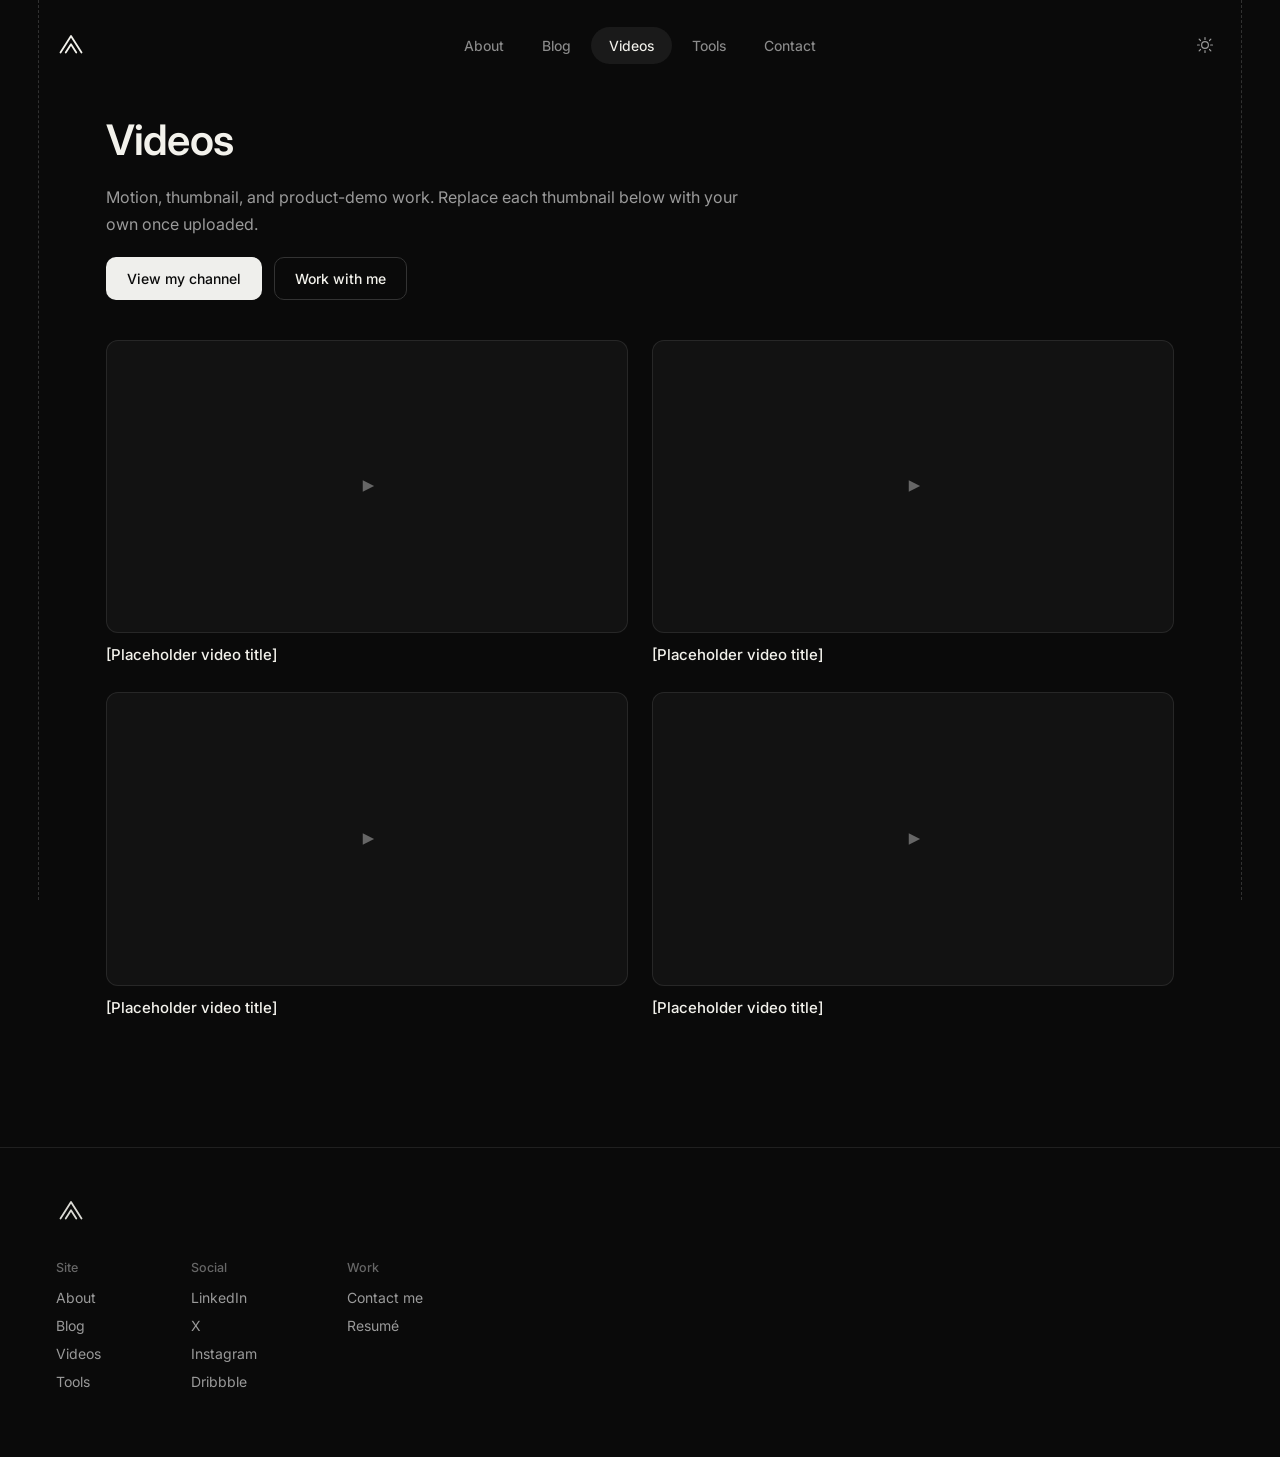
<file: videos.html>
<!doctype html>
<html lang="en">
<head>
<meta charset="UTF-8">
<meta name="viewport" content="width=device-width,initial-scale=1">
<title>Videos | Arnav Kala</title>
<meta name="description" content="Motion, thumbnail, and product-demo work.">
<link rel="icon" href="favicon.svg" type="image/svg+xml">
<link rel="preconnect" href="https://fonts.googleapis.com">
<link rel="preconnect" href="https://fonts.gstatic.com" crossorigin>
<link href="https://fonts.googleapis.com/css2?family=Inter:wght@400;450;500;600;700&display=swap" rel="stylesheet">
<link rel="stylesheet" href="styles.css">
<script>
  // set theme before paint to avoid flash
  document.documentElement.setAttribute('data-theme', localStorage.getItem('theme') || 'dark');
</script>
</head>
<body data-page="videos">
<div class="frame-line left"></div>
<div class="frame-line right"></div>
<header class="site-header">
  <a href="index.html" class="brand" aria-label="Arnav Kala — home">
    <svg viewBox="0 0 40 40" fill="none" xmlns="http://www.w3.org/2000/svg">
      <path d="M6 30 L20 8 L34 30 M13 30 L20 19 L27 30" stroke="currentColor" stroke-width="2.4" stroke-linecap="round" stroke-linejoin="round" style="color:var(--text-primary)"/>
    </svg>
  </a>
  <nav class="main-nav" id="main-nav">
    <a href="index.html" data-nav="about">About</a>
    <a href="blog.html" data-nav="blog">Blog</a>
    <a href="videos.html" data-nav="videos">Videos</a>
    <a href="tools.html" data-nav="tools">Tools</a>
    <a href="contact.html" data-nav="contact">Contact</a>
  </nav>
  <div class="header-actions">
    <button class="nav-toggle" id="nav-toggle" aria-label="Toggle menu">
      <svg viewBox="0 0 24 24" fill="none" xmlns="http://www.w3.org/2000/svg" width="20" height="20"><path d="M3 6h18M3 12h18M3 18h18" stroke="currentColor" stroke-width="1.8" stroke-linecap="round"/></svg>
    </button>
    <button class="theme-toggle" id="theme-toggle" aria-label="Toggle theme">
      <svg viewBox="0 0 24 24" fill="none" xmlns="http://www.w3.org/2000/svg"><circle cx="12" cy="12" r="4.5" stroke="currentColor" stroke-width="1.6"/><path d="M12 2v2.5M12 19.5V22M4.2 4.2l1.8 1.8M18 18l1.8 1.8M2 12h2.5M19.5 12H22M4.2 19.8L6 18M18 6l1.8-1.8" stroke="currentColor" stroke-width="1.6" stroke-linecap="round"/></svg>
    </button>
  </div>
</header>
<main>
  <div class="container-wide">
    <h1 class="page-title">Videos</h1>
    <p class="lede">Motion, thumbnail, and product-demo work. Replace each thumbnail below with your own once uploaded.</p>

    <div class="actions">
      <a class="btn btn-primary" href="#" data-placeholder="channel">View my channel</a>
      <a class="btn btn-secondary" href="contact.html">Work with me</a>
    </div>

    <div class="card-grid">
      <a class="v-card" href="#" data-placeholder="video-1">
        <div class="v-thumb"><svg viewBox="0 0 24 24" fill="none"><path d="M9 8l8 4-8 4V8z" fill="currentColor"/></svg></div>
        <div class="v-title">[Placeholder video title]</div>
      </a>
      <a class="v-card" href="#" data-placeholder="video-2">
        <div class="v-thumb"><svg viewBox="0 0 24 24" fill="none"><path d="M9 8l8 4-8 4V8z" fill="currentColor"/></svg></div>
        <div class="v-title">[Placeholder video title]</div>
      </a>
      <a class="v-card" href="#" data-placeholder="video-3">
        <div class="v-thumb"><svg viewBox="0 0 24 24" fill="none"><path d="M9 8l8 4-8 4V8z" fill="currentColor"/></svg></div>
        <div class="v-title">[Placeholder video title]</div>
      </a>
      <a class="v-card" href="#" data-placeholder="video-4">
        <div class="v-thumb"><svg viewBox="0 0 24 24" fill="none"><path d="M9 8l8 4-8 4V8z" fill="currentColor"/></svg></div>
        <div class="v-title">[Placeholder video title]</div>
      </a>
    </div>
  </div>
</main>
<footer class="site-footer">
  <div class="brand" aria-hidden="true">
    <svg viewBox="0 0 40 40" width="26" height="26" fill="none" xmlns="http://www.w3.org/2000/svg">
      <path d="M6 30 L20 8 L34 30 M13 30 L20 19 L27 30" stroke="currentColor" stroke-width="2.4" stroke-linecap="round" stroke-linejoin="round" style="color:var(--text-primary)"/>
    </svg>
  </div>
  <div class="footer-cols">
    <div class="footer-col">
      <h4>Site</h4>
      <a href="index.html">About</a>
      <a href="blog.html">Blog</a>
      <a href="videos.html">Videos</a>
      <a href="tools.html">Tools</a>
    </div>
    <div class="footer-col">
      <h4>Social</h4>
      <a href="#" data-placeholder="linkedin">LinkedIn</a>
      <a href="#" data-placeholder="x">X</a>
      <a href="#" data-placeholder="instagram">Instagram</a>
      <a href="#" data-placeholder="dribbble">Dribbble</a>
    </div>
    <div class="footer-col">
      <h4>Work</h4>
      <a href="contact.html">Contact me</a>
      <a href="#" data-placeholder="resume">Resumé</a>
    </div>
  </div>
</footer>
<script src="script.js"></script>
<script>
  document.querySelectorAll('.main-nav a[data-nav]').forEach(function (a) {
    if (a.getAttribute('data-nav') === document.body.getAttribute('data-page')) {
      a.classList.add('active');
    }
  });
</script>

</body>
</html>
</file>
<file: styles.css>
/* ========================================================================== 
   Arnav Kala — Portfolio design system
   Dark/light theme, dashed frame layout, pill nav — matches reference brief
   ========================================================================== */

:root,
[data-theme="dark"] {
  --bg: #0a0a0a;
  --bg-elevated: #131313;
  --pill-bg: #1a1a1a;
  --card-bg: #121212;
  --border: rgba(255, 255, 255, 0.09);
  --border-dashed: rgba(255, 255, 255, 0.16);
  --text-primary: #f3f2ec;
  --text-secondary: #9a9a9a;
  --text-muted: #666666;
  --text-nav: #8c8c8c;
  --accent: #5b9bf0;
  --frame-bg: #ffffff;
  --frame-shadow: rgba(0, 0, 0, 0.45);
  --tape: rgba(210, 210, 210, 0.55);
  --btn-primary-bg: #efefec;
  --btn-primary-text: #0a0a0a;
  --btn-secondary-border: #333333;
  --input-border: #262626;
  --input-bg: rgba(255, 255, 255, 0.02);
  --placeholder: #4a4a4a;
  --scrim: rgba(255, 255, 255, 0.03);
}

[data-theme="light"] {
  --bg: #f6f6f3;
  --bg-elevated: #ffffff;
  --pill-bg: #ececE7;
  --card-bg: #ffffff;
  --border: rgba(0, 0, 0, 0.08);
  --border-dashed: rgba(0, 0, 0, 0.16);
  --text-primary: #14140f;
  --text-secondary: #55554f;
  --text-muted: #8a8a83;
  --text-nav: #6b6b64;
  --accent: #2f6fd8;
  --frame-bg: #ffffff;
  --frame-shadow: rgba(0, 0, 0, 0.15);
  --tape: rgba(0, 0, 0, 0.12);
  --btn-primary-bg: #14140f;
  --btn-primary-text: #ffffff;
  --btn-secondary-border: #cfcfc7;
  --input-border: #dcdcd4;
  --input-bg: rgba(0, 0, 0, 0.015);
  --placeholder: #c8c8c0;
  --scrim: rgba(0, 0, 0, 0.02);
}

* { box-sizing: border-box; }

html { scroll-behavior: smooth; }

body {
  margin: 0;
  background: var(--bg);
  color: var(--text-primary);
  font-family: "Inter", -apple-system, BlinkMacSystemFont, "Segoe UI", Arial, sans-serif;
  -webkit-font-smoothing: antialiased;
  transition: background .2s ease, color .2s ease;
}

a { color: inherit; }
img, svg { display: block; max-width: 100%; }

::selection { background: var(--accent); color: #fff; }

a:focus-visible,
button:focus-visible,
input:focus-visible,
select:focus-visible,
textarea:focus-visible {
  outline: 2px solid var(--accent);
  outline-offset: 2px;
}

.frame-line {
  position: fixed;
  top: 0;
  bottom: 0;
  border-left: 1px dashed var(--border-dashed);
  z-index: 1;
  pointer-events: none;
}
.frame-line.left { left: 38px; }
.frame-line.right { right: 38px; }
@media (max-width: 760px) {
  .frame-line { display: none; }
}

.site-header {
  position: relative;
  z-index: 20;
  display: grid;
  grid-template-columns: 1fr auto 1fr;
  align-items: center;
  max-width: 1400px;
  margin: 0 auto;
  padding: 26px 56px;
}
.brand { justify-self: start; display: flex; align-items: center; }
.brand svg { width: 30px; height: 30px; }

.main-nav { justify-self: center; display: flex; gap: 2px; }
.main-nav a {
  padding: 10px 18px;
  border-radius: 22px;
  color: var(--text-nav);
  text-decoration: none;
  font-size: 14px;
  font-weight: 450;
  transition: background .15s ease, color .15s ease;
  white-space: nowrap;
}
.main-nav a:hover { color: var(--text-primary); }
.main-nav a.active { background: var(--pill-bg); color: var(--text-primary); }

.header-actions { justify-self: end; display: flex; align-items: center; gap: 10px; }
.theme-toggle {
  width: 38px; height: 38px;
  border-radius: 50%;
  border: none;
  background: transparent;
  color: var(--text-secondary);
  display: flex; align-items: center; justify-content: center;
  cursor: pointer;
}
.theme-toggle:hover { color: var(--text-primary); background: var(--pill-bg); }
.theme-toggle svg { width: 18px; height: 18px; }

.nav-toggle {
  display: none;
  width: 38px; height: 38px;
  border-radius: 50%;
  border: none;
  background: transparent;
  color: var(--text-primary);
  align-items: center; justify-content: center;
  cursor: pointer;
}

@media (max-width: 760px) {
  .site-header { grid-template-columns: auto 1fr auto; padding: 20px 24px; }
  .main-nav {
    position: fixed; inset: 72px 16px auto 16px;
    background: var(--bg-elevated);
    border: 1px solid var(--border);
    border-radius: 16px;
    flex-direction: column;
    padding: 10px;
    gap: 4px;
    display: none;
    z-index: 30;
  }
  .main-nav.open { display: flex; }
  .main-nav a { padding: 12px 16px; border-radius: 10px; }
  .nav-toggle { display: flex; }
}

.container { max-width: 900px; margin: 0 auto; padding: 0 56px; position: relative; z-index: 2; }
.container-wide { max-width: 1180px; margin: 0 auto; padding: 0 56px; position: relative; z-index: 2; }
@media (max-width: 760px) {
  .container, .container-wide { padding: 0 24px; }
}

main { padding-top: 8px; padding-bottom: 40px; }
.eyebrow { font-size: 13px; color: var(--text-muted); margin: 0 0 10px; letter-spacing: .02em; }

h1.page-title {
  font-size: clamp(30px, 4vw, 42px);
  line-height: 1.15;
  letter-spacing: -0.02em;
  font-weight: 600;
  margin: 18px 0 20px;
  max-width: 720px;
}

p.lede {
  font-size: 16px;
  line-height: 1.7;
  color: var(--text-secondary);
  max-width: 660px;
  margin: 0 0 18px;
}

.actions { display: flex; gap: 12px; flex-wrap: wrap; margin-top: 8px; }
.btn {
  display: inline-block;
  padding: 12px 20px;
  border-radius: 10px;
  font-size: 14px;
  font-weight: 500;
  text-decoration: none;
  border: 1px solid transparent;
  cursor: pointer;
  font-family: inherit;
}
.btn-primary { background: var(--btn-primary-bg); color: var(--btn-primary-text); }
.btn-primary:hover { opacity: .85; }
.btn-secondary { background: transparent; border-color: var(--btn-secondary-border); color: var(--text-primary); }
.btn-secondary:hover { border-color: var(--text-secondary); }

.collage {
  margin: 56px 0 12px;
  display: grid;
  grid-template-columns: repeat(6, 1fr);
  grid-auto-rows: 90px;
  gap: 16px;
  max-width: 900px;
}
.frame {
  background: var(--frame-bg);
  border-radius: 3px;
  padding: 8px 8px 22px;
  box-shadow: 0 14px 28px var(--frame-shadow);
  position: relative;
}
.frame .ph {
  width: 100%; height: 100%;
  background: repeating-linear-gradient(135deg, var(--placeholder), var(--placeholder) 2px, transparent 2px, transparent 10px);
  background-color: #d9d9d4;
  border-radius: 1px;
  display: flex; align-items: center; justify-content: center;
  overflow: hidden;
}
[data-theme="dark"] .frame .ph { background-color: #dcdcd8; }
.frame .ph svg { width: 26%; height: 26%; opacity: .55; color: #6b6b66; }
.frame .cap {
  position: absolute; left: 8px; right: 8px; bottom: 6px;
  font-size: 10.5px; color: #8a8a85; text-align: center;
  font-family: "Inter", sans-serif;
}
.frame.tape::before {
  content: ""; position: absolute; top: -10px; left: 50%;
  width: 46px; height: 18px; background: var(--tape);
  transform: translateX(-50%) rotate(-3deg);
}
.f1 { grid-column: 1 / 3; grid-row: 1 / 4; transform: rotate(-3deg); }
.f2 { grid-column: 3 / 5; grid-row: 1 / 3; transform: rotate(2deg); }
.f3 { grid-column: 5 / 7; grid-row: 1 / 4; transform: rotate(4deg); }
.f4 { grid-column: 1 / 3; grid-row: 4 / 7; transform: rotate(2deg); }
.f5 { grid-column: 3 / 5; grid-row: 3 / 6; transform: rotate(-2deg); }
.f6 { grid-column: 5 / 7; grid-row: 4 / 7; transform: rotate(-3deg); }
.f7 { grid-column: 2 / 4; grid-row: 7 / 10; transform: rotate(-2deg); }
.f8 { grid-column: 4 / 6; grid-row: 7 / 10; transform: rotate(3deg); }

@media (max-width: 760px) {
  .collage { grid-template-columns: repeat(2, 1fr); grid-auto-rows: 130px; gap: 14px; }
  .f1,.f2,.f3,.f4,.f5,.f6,.f7,.f8 { grid-column: auto; grid-row: span 2; transform: none; }
}

.timeline { margin: 64px 0 24px; max-width: 760px; }
.t-row {
  display: grid;
  grid-template-columns: 56px 24px 1fr;
  column-gap: 18px;
  position: relative;
}
.t-year { color: var(--text-muted); font-size: 14px; padding-top: 2px; }
.t-dot-col { display: flex; justify-content: center; }
.t-dot {
  width: 9px; height: 9px; border-radius: 50%;
  border: 1.5px solid var(--text-muted);
  background: var(--bg);
  margin-top: 6px;
  position: relative; z-index: 2;
}
.t-row.now .t-dot { border-color: var(--accent); background: var(--accent); }
.t-row.now .t-year { color: var(--accent); }
.t-row:not(:last-child) .t-dot-col::after {
  content: "";
  position: absolute;
  top: 22px; bottom: -22px;
  width: 1px;
  background: var(--border);
  left: 65px;
}
.t-body { padding-bottom: 30px; font-size: 14px; line-height: 1.65; color: var(--text-secondary); }
.t-body strong { color: var(--text-primary); font-weight: 600; }

.card-grid { display: grid; grid-template-columns: repeat(2, 1fr); gap: 28px 24px; margin-top: 40px; }
@media (max-width: 640px) { .card-grid { grid-template-columns: 1fr; } }
.v-card { text-decoration: none; color: inherit; display: block; }
.v-thumb {
  aspect-ratio: 16 / 9;
  background: var(--card-bg);
  border: 1px solid var(--border);
  border-radius: 12px;
  display: flex; align-items: center; justify-content: center;
  overflow: hidden;
}
.v-thumb svg { width: 34px; height: 34px; color: var(--text-muted); }
.v-title { margin-top: 12px; font-size: 15px; font-weight: 500; color: var(--text-primary); }

.tool-card {
  border: 1px solid var(--border);
  border-radius: 14px;
  padding: 22px;
  background: var(--card-bg);
}
.tool-icon {
  width: 38px; height: 38px; border-radius: 10px;
  background: var(--pill-bg);
  display: flex; align-items: center; justify-content: center;
  margin-bottom: 14px;
}
.tool-icon svg { width: 18px; height: 18px; color: var(--text-secondary); }
.tool-card h3 { font-size: 15px; margin: 0 0 6px; font-weight: 600; }
.tool-card p { font-size: 13.5px; color: var(--text-secondary); line-height: 1.6; margin: 0; }

.post-list { margin-top: 40px; display: flex; flex-direction: column; }
.post-row {
  display: block; text-decoration: none; color: inherit;
  padding: 26px 0;
  border-top: 1px solid var(--border);
}
.post-row:last-child { border-bottom: 1px solid var(--border); }
.post-date { font-size: 13px; color: var(--text-muted); margin-bottom: 8px; }
.post-title { font-size: 18px; font-weight: 600; margin-bottom: 8px; letter-spacing: -0.01em; }
.post-excerpt { font-size: 14px; color: var(--text-secondary); line-height: 1.65; max-width: 640px; margin: 0; }

.contact-grid {
  display: grid;
  grid-template-columns: 1fr 300px;
  gap: 64px;
  margin-top: 40px;
  align-items: start;
}
@media (max-width: 820px) { .contact-grid { grid-template-columns: 1fr; gap: 40px; } }

.field { margin-bottom: 22px; }
.field label {
  display: flex; justify-content: space-between;
  font-size: 13.5px; color: var(--text-secondary); margin-bottom: 8px;
}
.char-count { color: var(--text-muted); font-size: 12px; }
.field input,
.field select,
.field textarea {
  width: 100%;
  background: var(--input-bg);
  border: 1px solid var(--input-border);
  border-radius: 10px;
  padding: 12px 14px;
  color: var(--text-primary);
  font-family: inherit;
  font-size: 14px;
}
.field textarea { resize: vertical; min-height: 130px; }
.field input::placeholder,
.field textarea::placeholder { color: var(--placeholder); }
.field-row { display: grid; grid-template-columns: 1fr 1fr; gap: 20px; }
@media (max-width: 520px) { .field-row { grid-template-columns: 1fr; } }

.direct-label { font-size: 13px; color: var(--text-muted); margin-bottom: 18px; }
.direct-item {
  display: flex; justify-content: space-between; align-items: baseline;
  padding: 14px 0; border-top: 1px solid var(--border);
}
.direct-item:first-of-type { border-top: none; }
.direct-name { font-size: 15px; font-weight: 500; }
.direct-action { font-size: 13.5px; color: var(--accent); text-decoration: none; }
.direct-action:hover { text-decoration: underline; }

.site-footer {
  border-top: 1px solid var(--border);
  margin-top: 90px;
  padding: 48px 56px 56px;
  max-width: 1400px;
  margin-left: auto; margin-right: auto;
  position: relative; z-index: 2;
}
.site-footer .brand { margin-bottom: 34px; opacity: .9; }
.footer-cols { display: grid; grid-template-columns: repeat(3, max-content); gap: 90px; }
.footer-col h4 {
  font-size: 12.5px; color: var(--text-muted); font-weight: 500;
  margin: 0 0 14px; text-transform: none;
}
.footer-col a {
  display: block; font-size: 14px; color: var(--text-secondary);
  text-decoration: none; margin-bottom: 11px;
}
.footer-col a:hover { color: var(--text-primary); }
@media (max-width: 640px) {
  .site-footer { padding: 40px 24px 48px; }
  .footer-cols { grid-template-columns: 1fr 1fr; gap: 32px 24px; }
}

.placeholder-note {
  display: inline-flex; align-items: center; gap: 6px;
  font-size: 11.5px; color: var(--text-muted);
}
</file>
